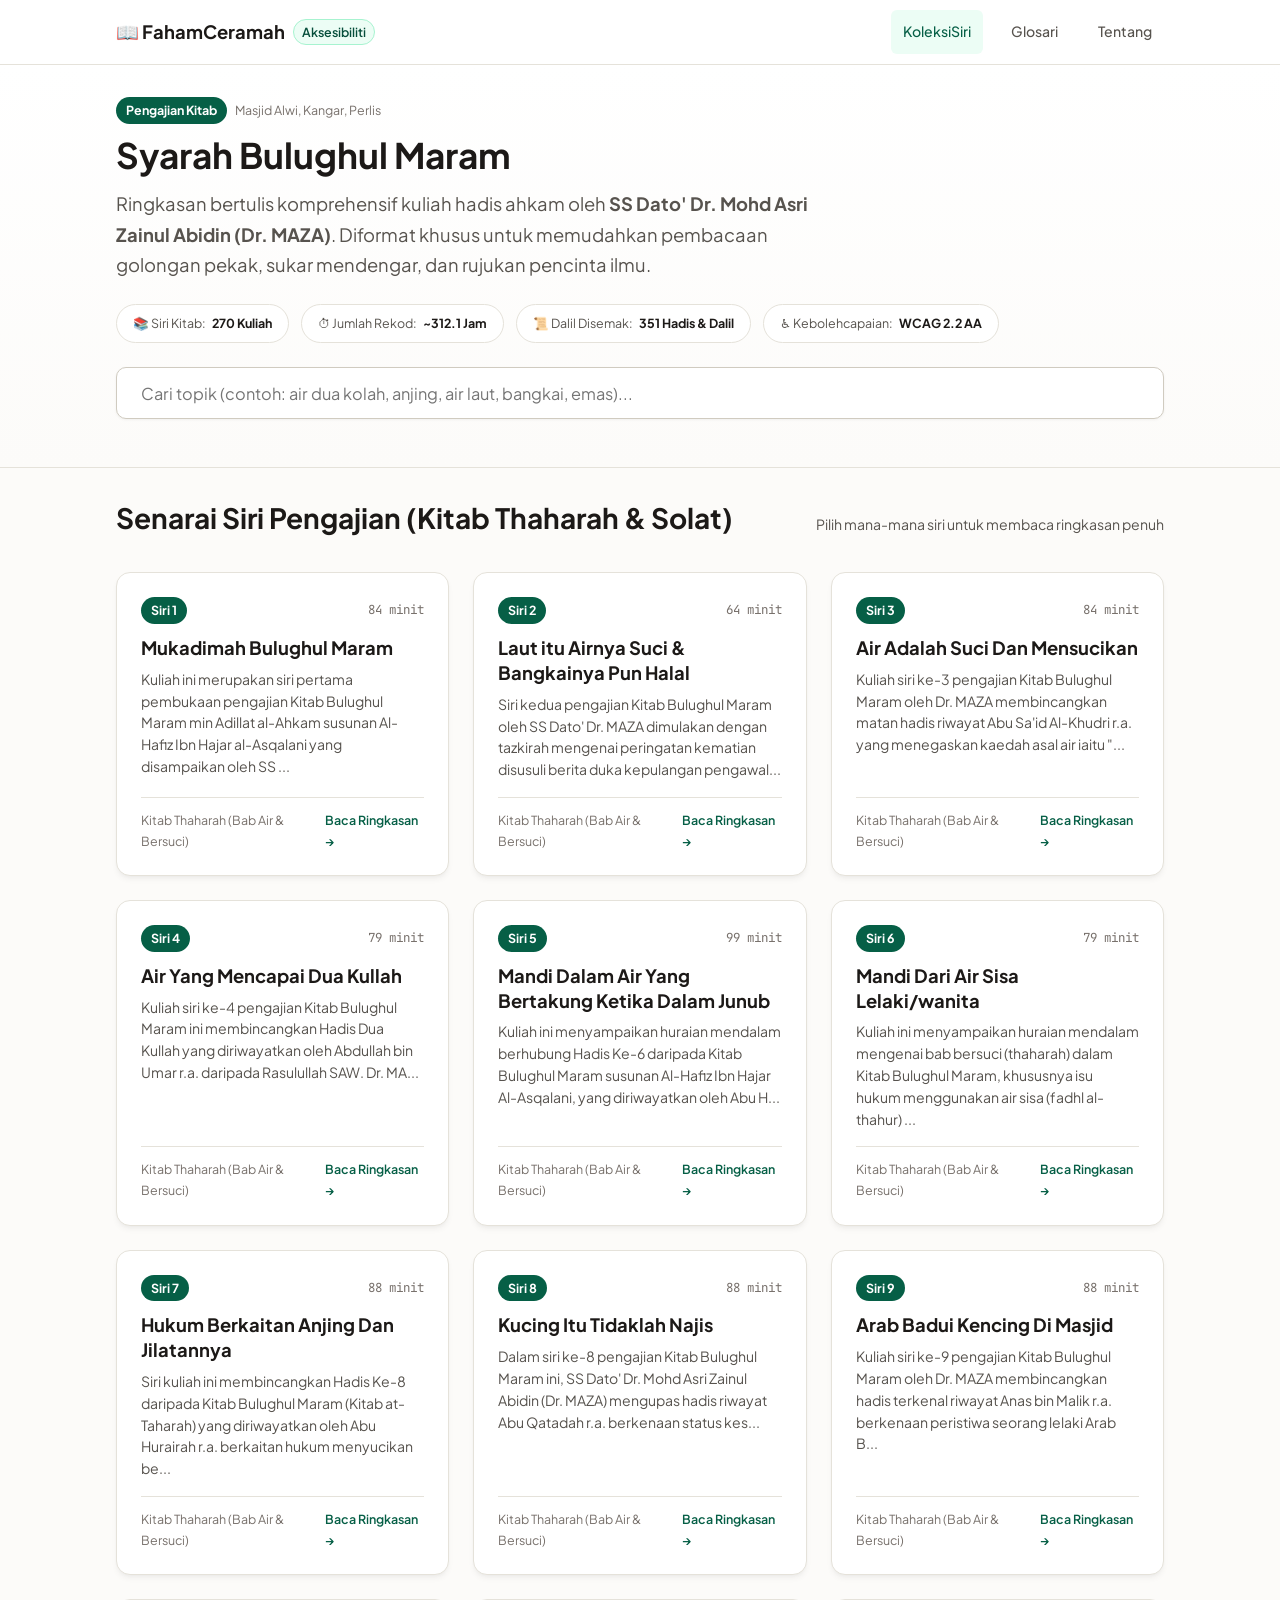
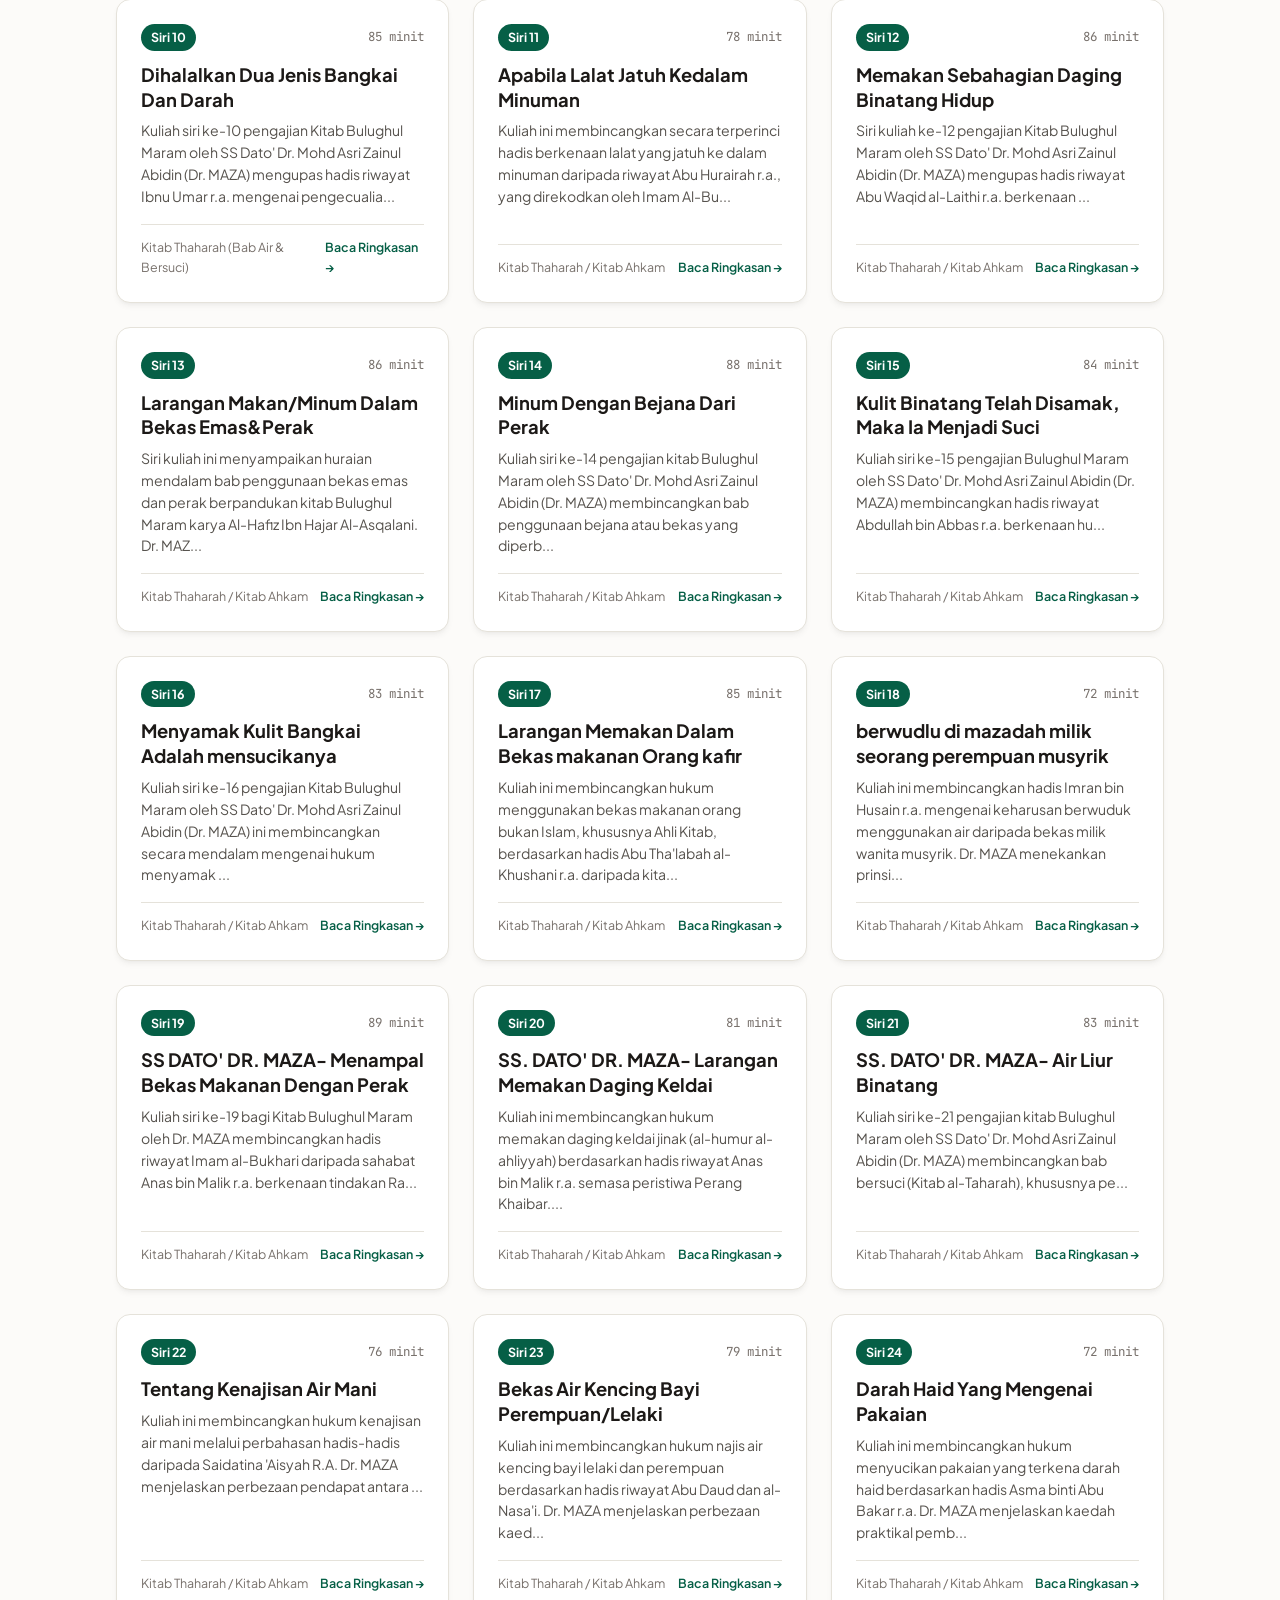
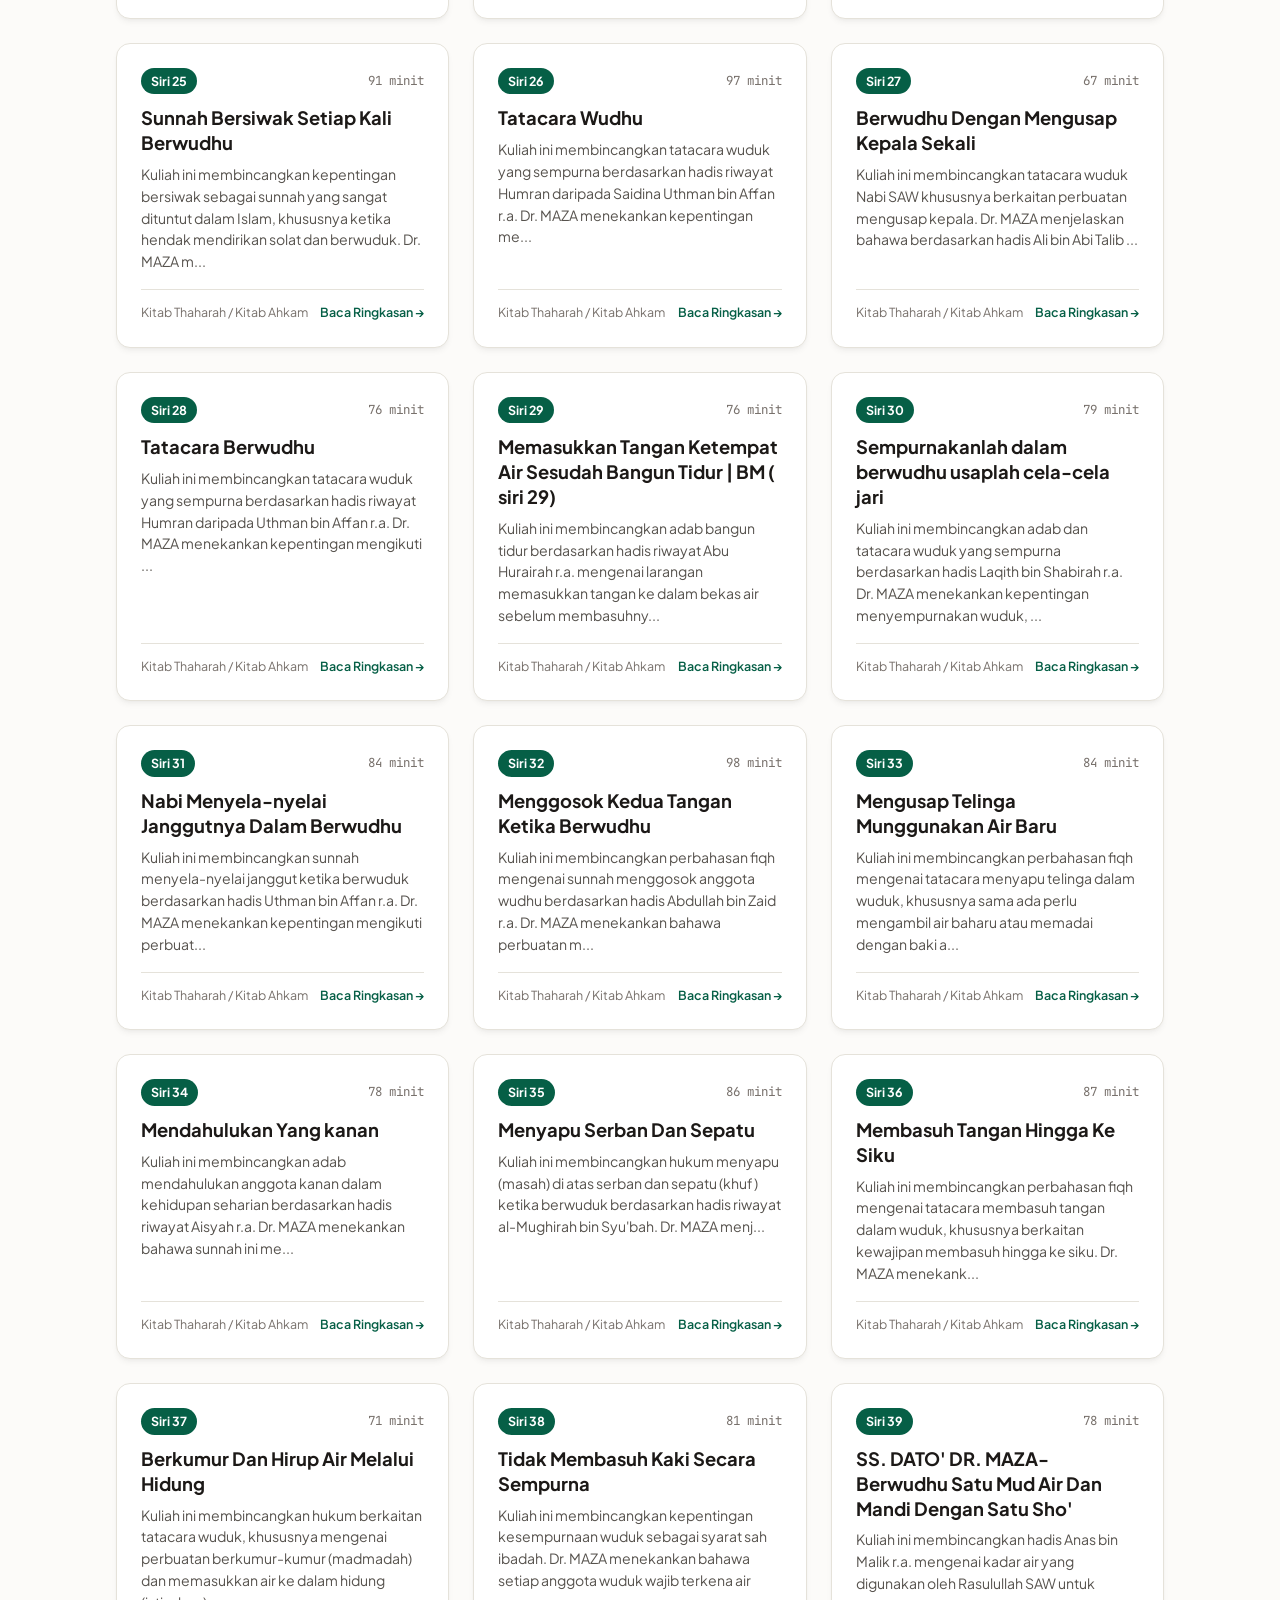
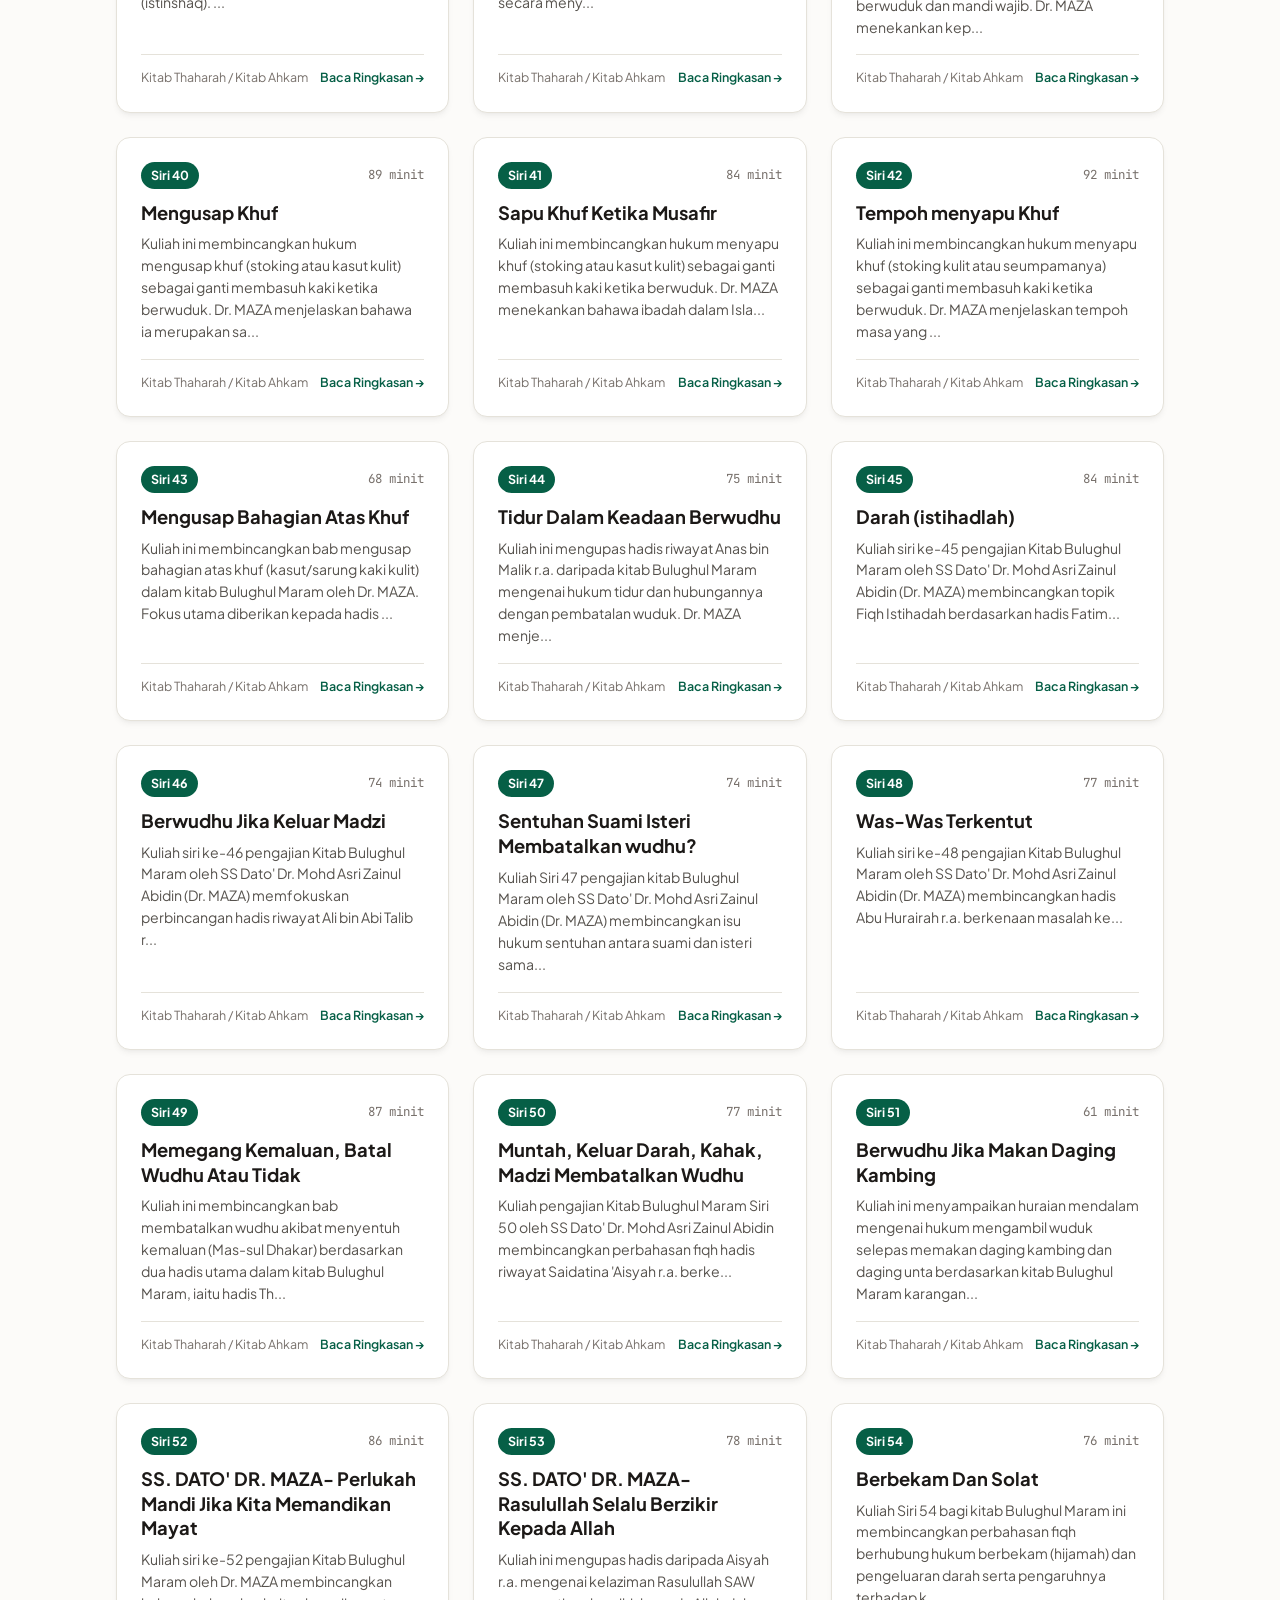
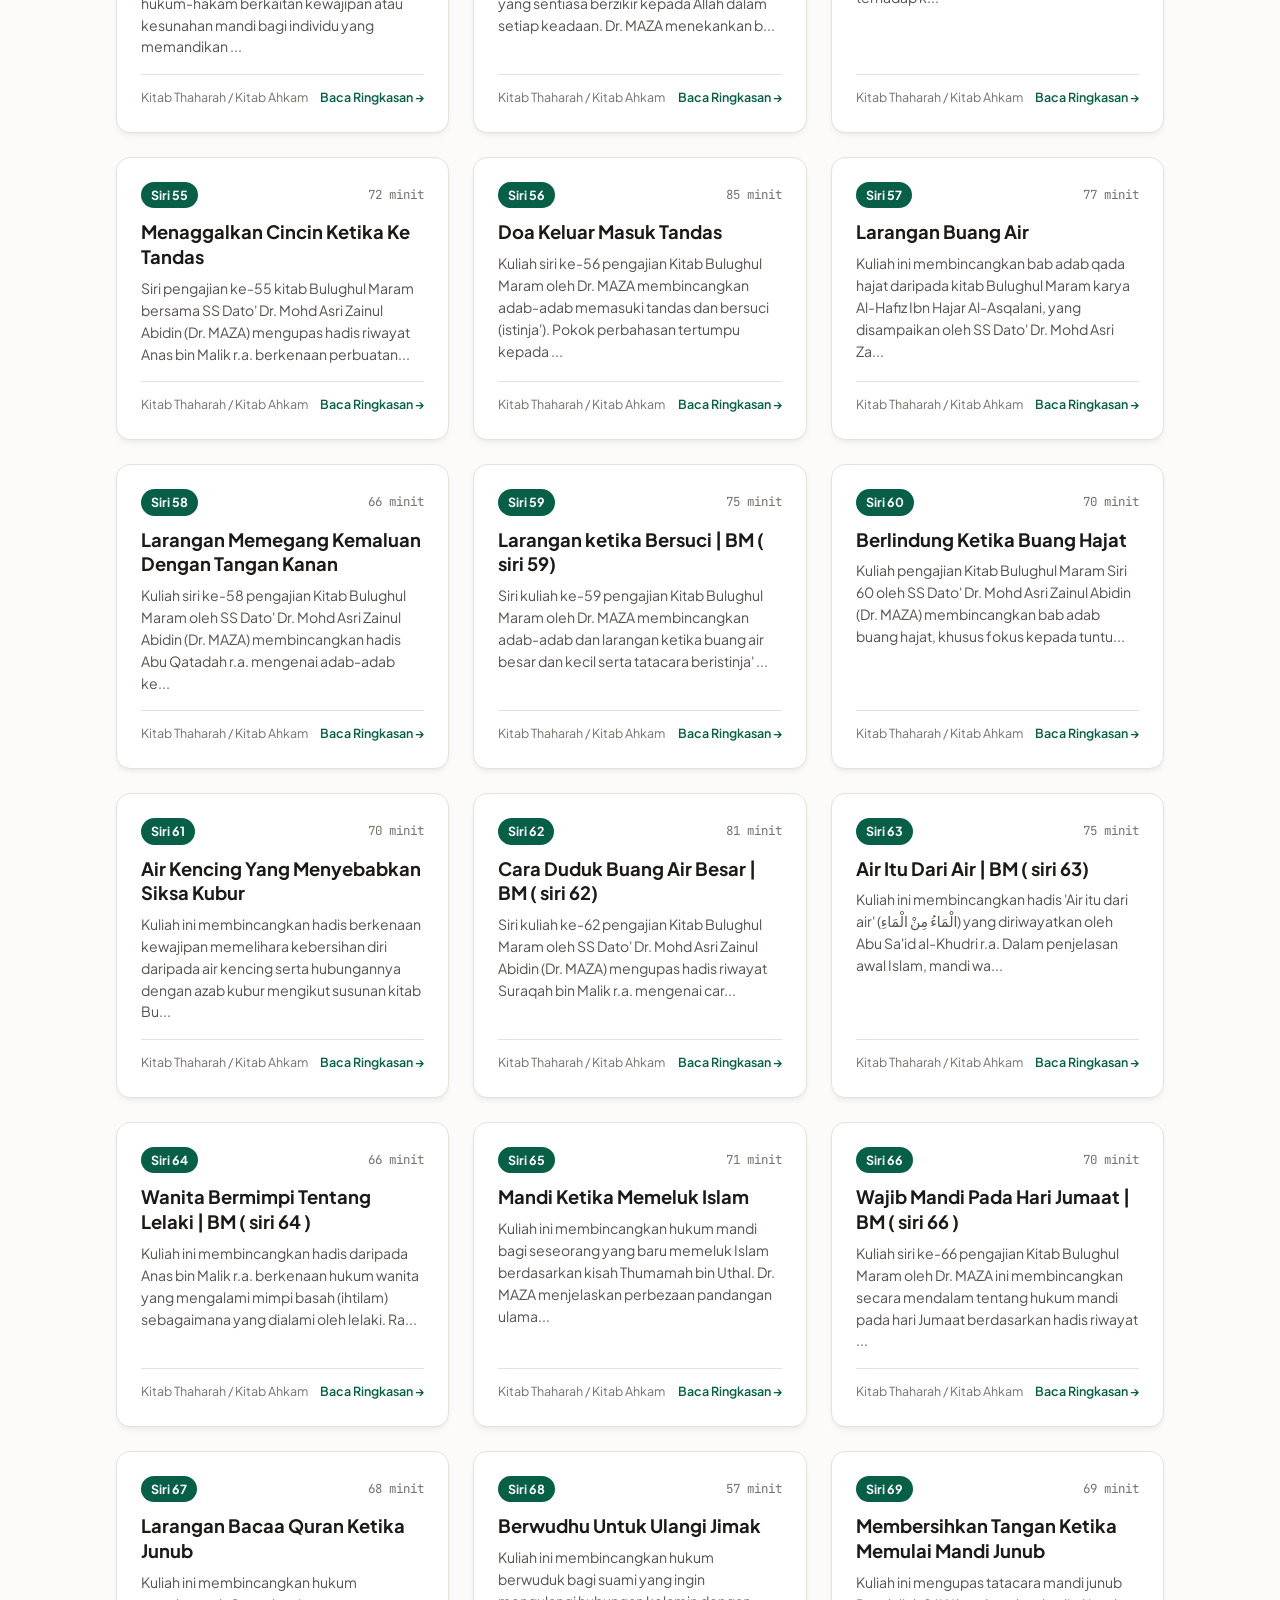
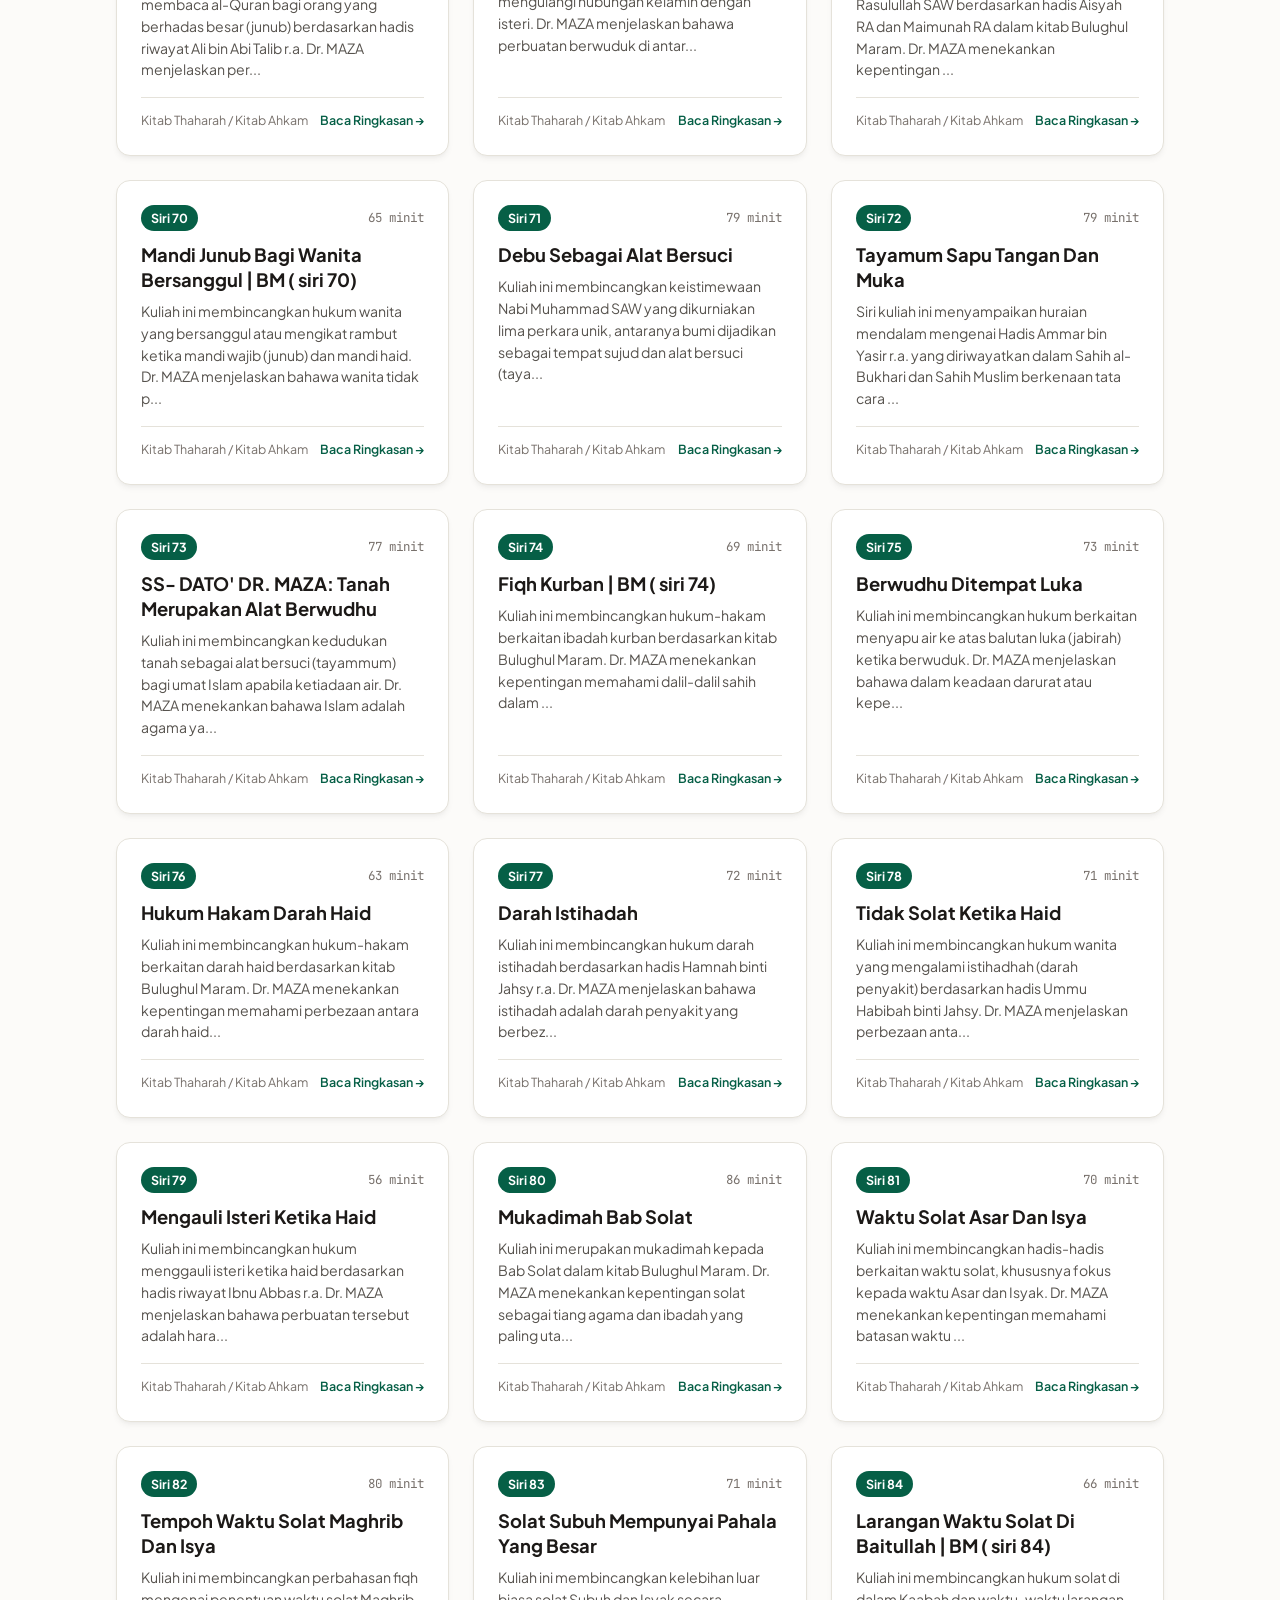
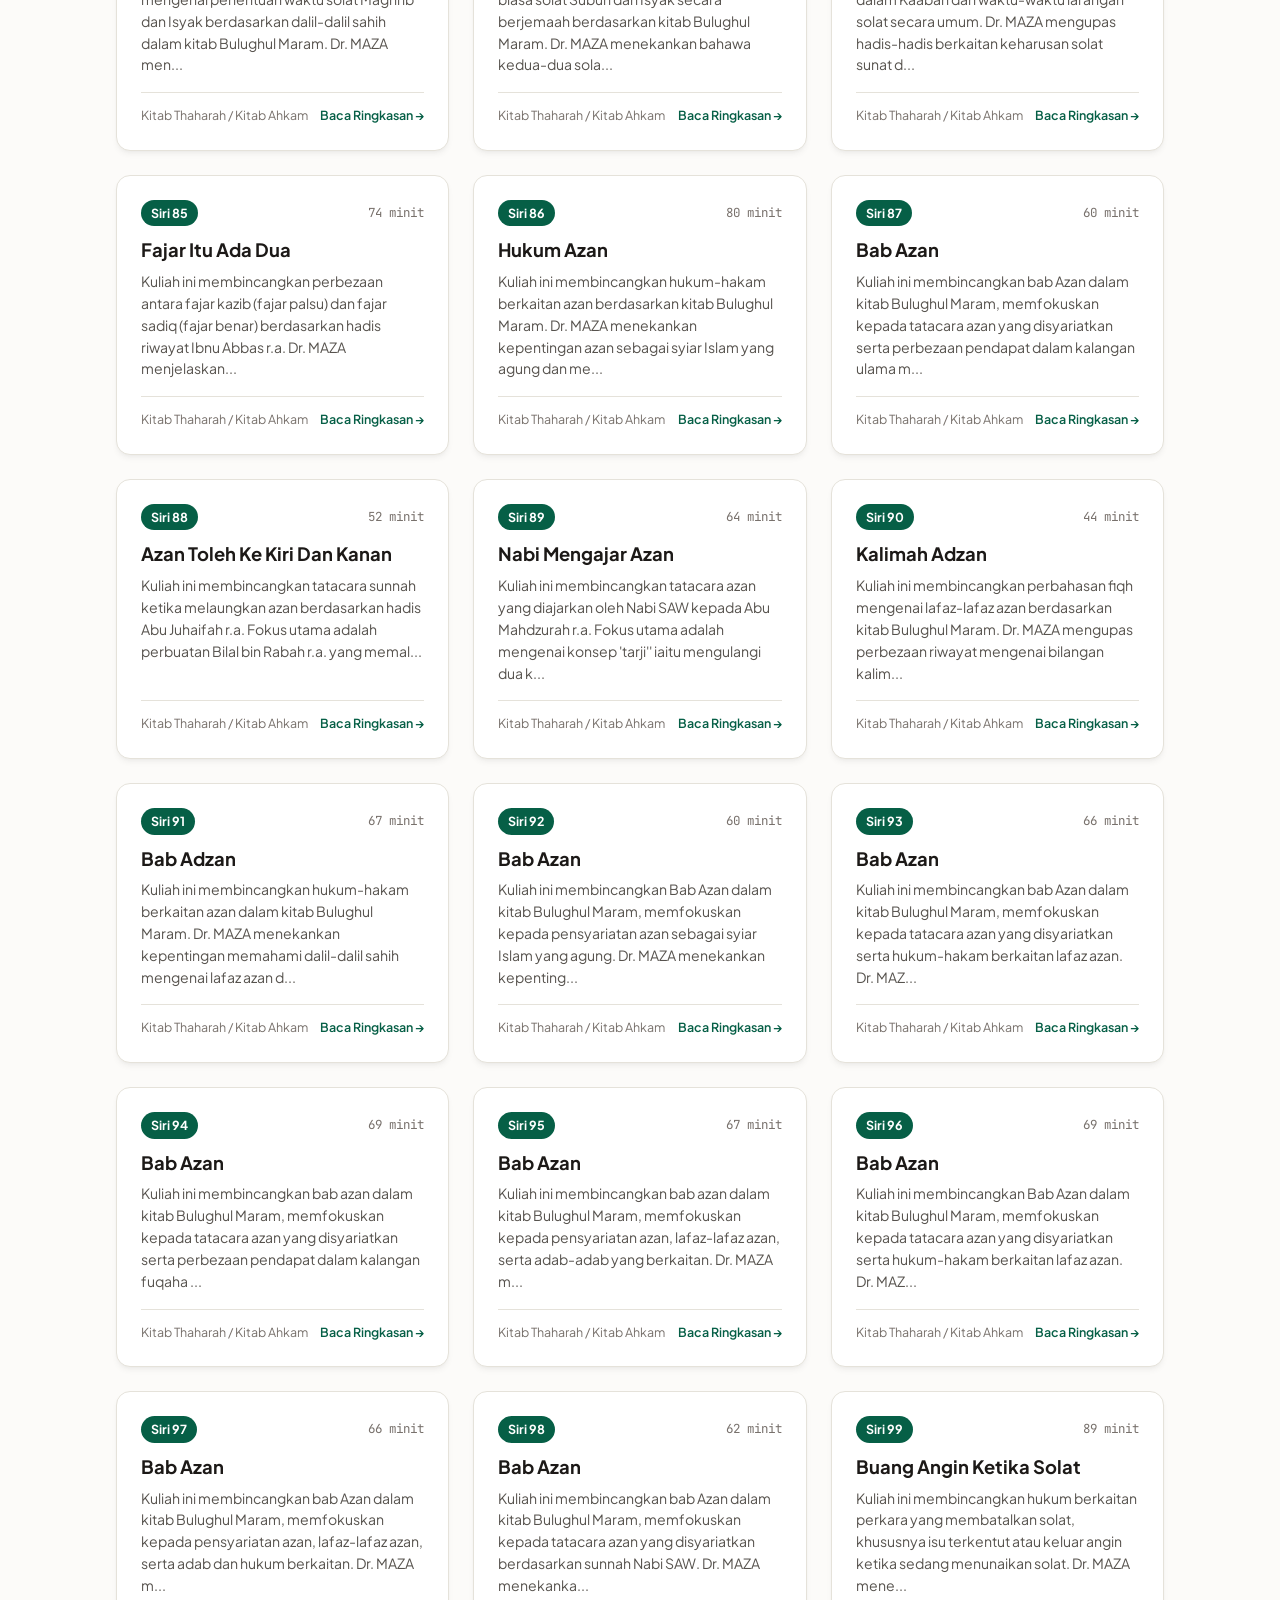
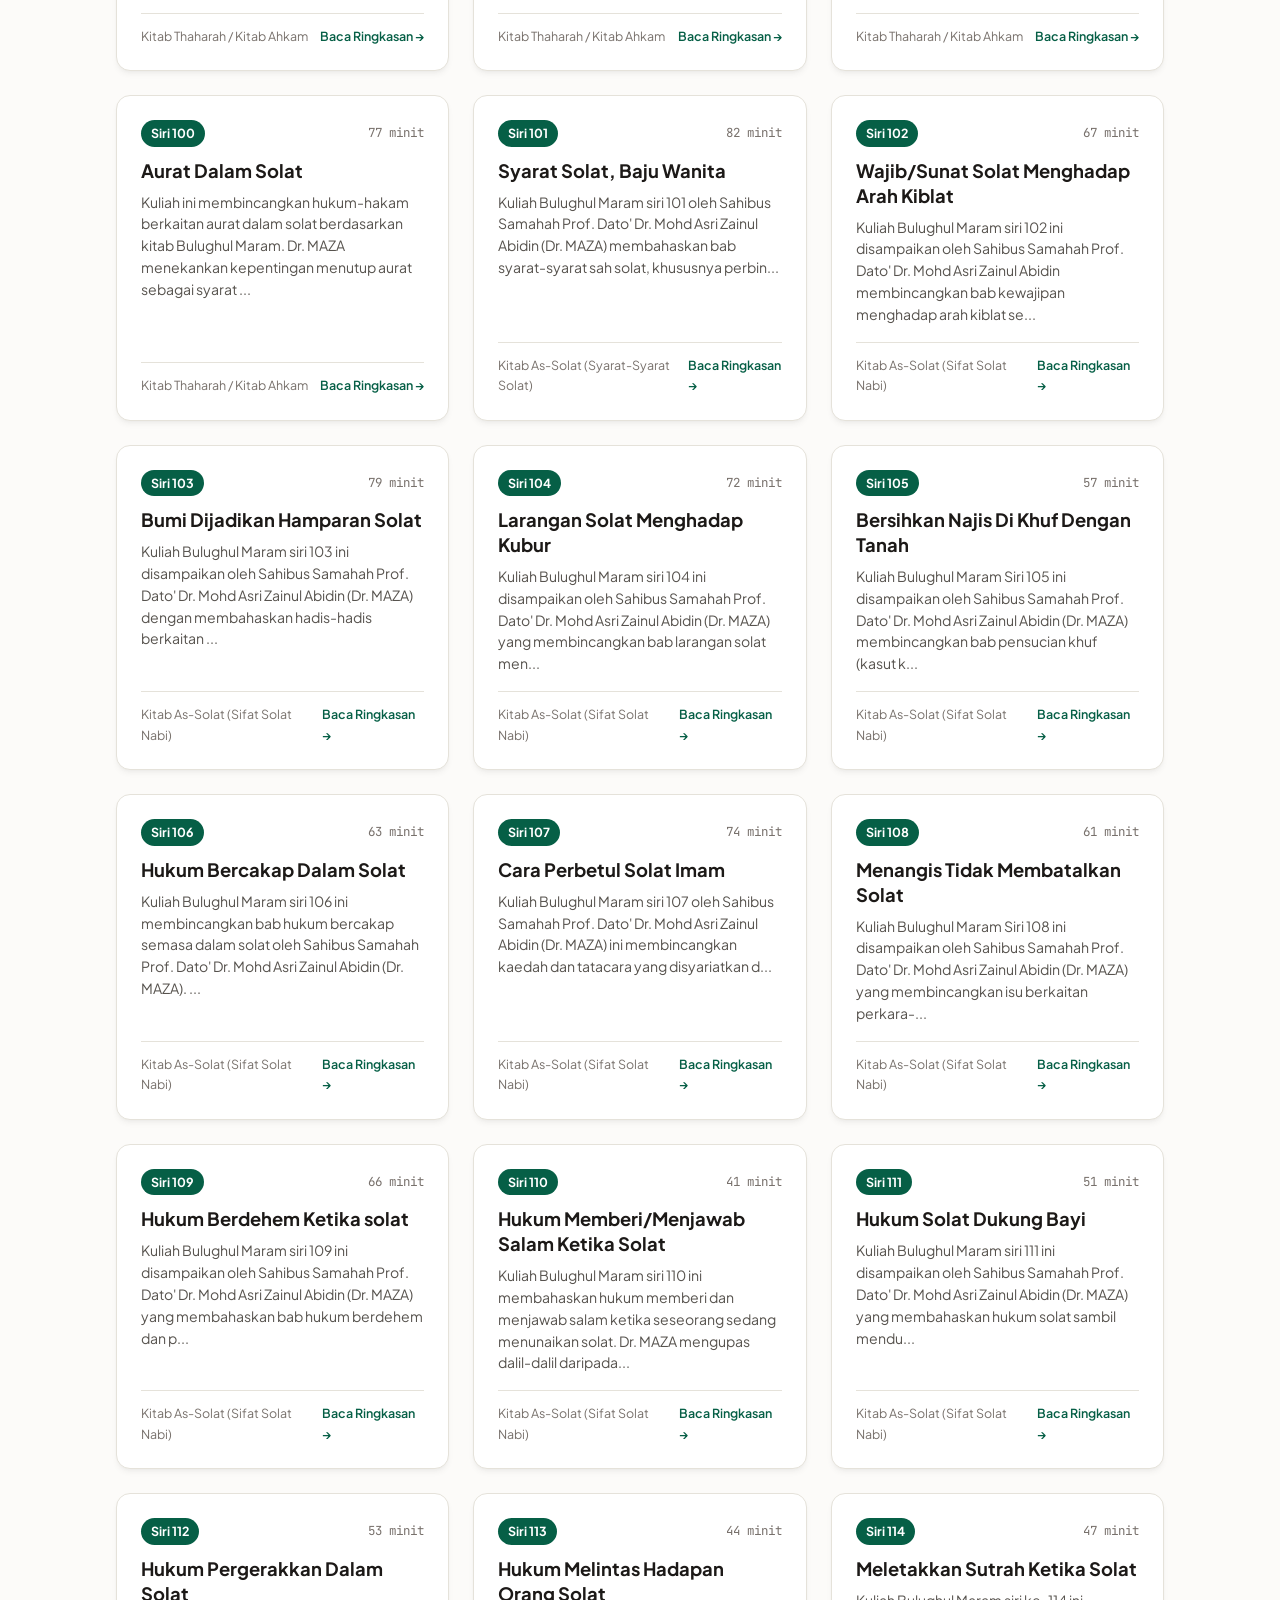
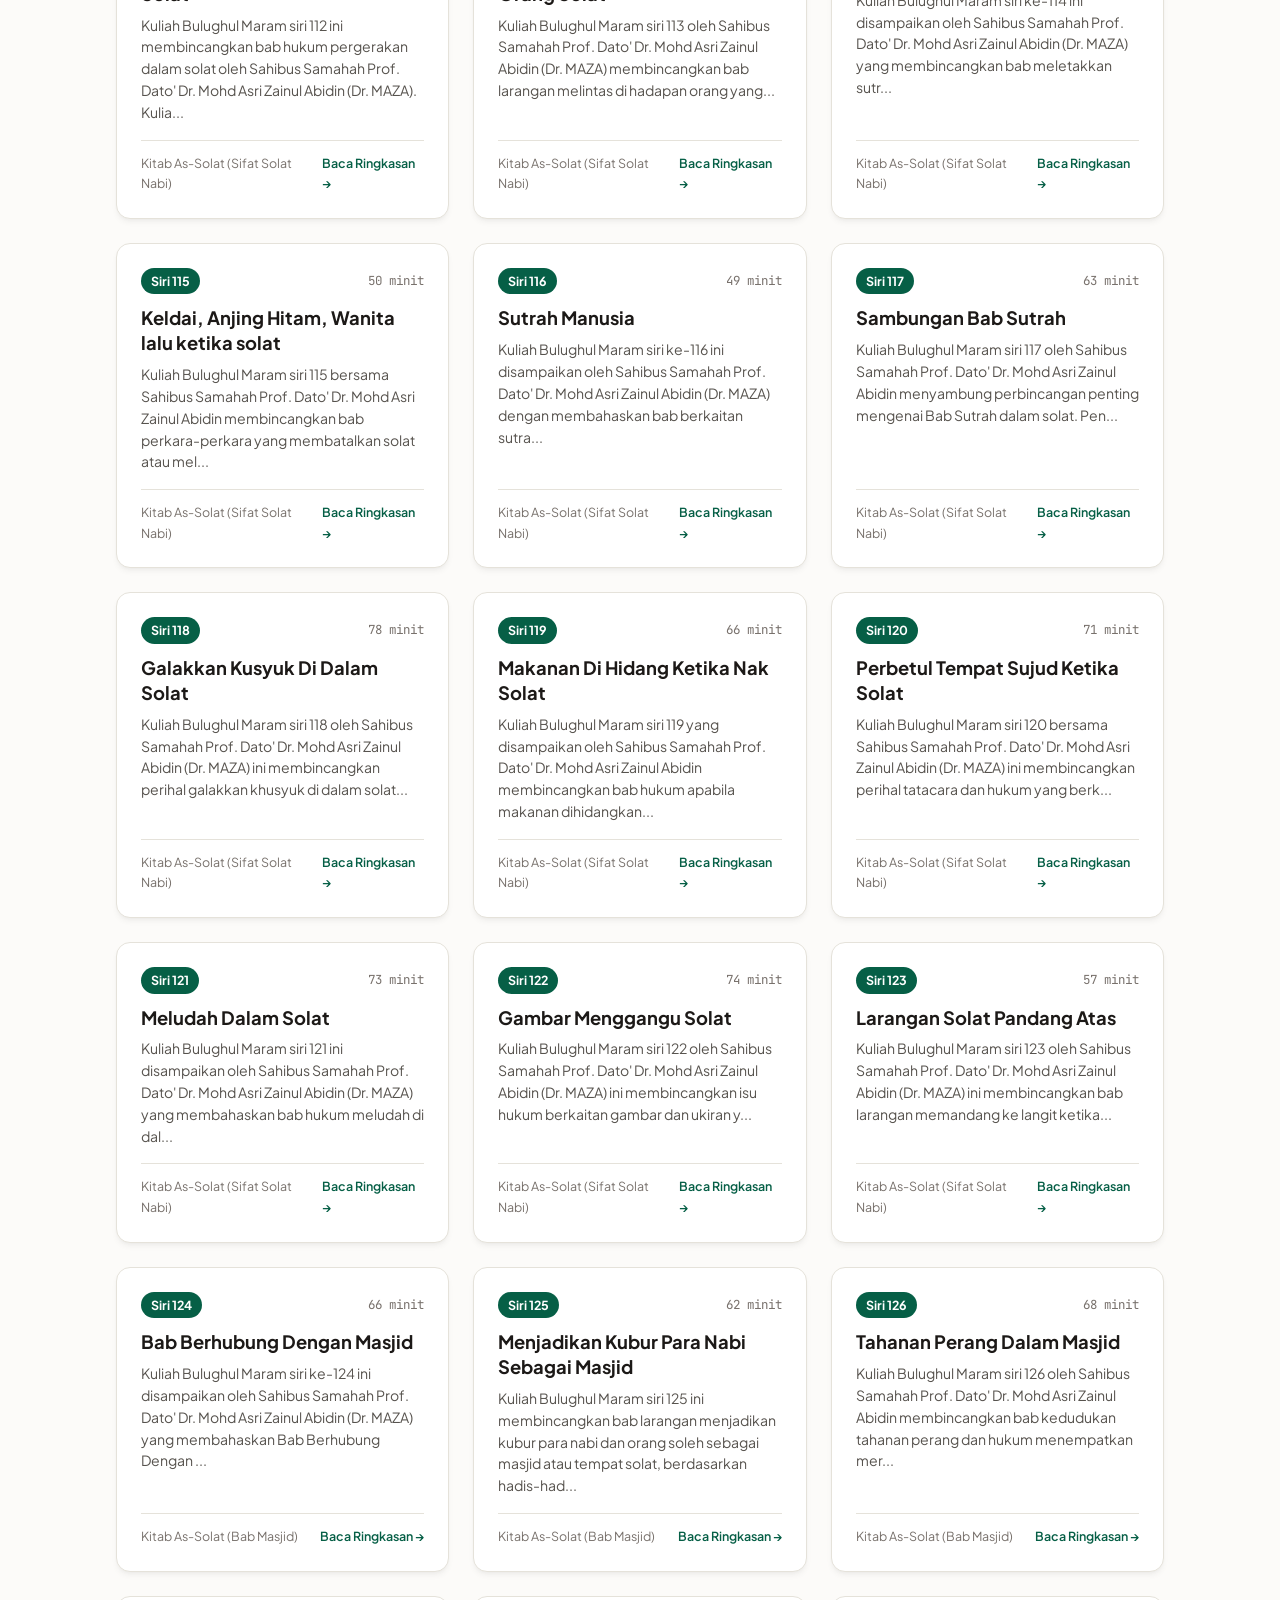
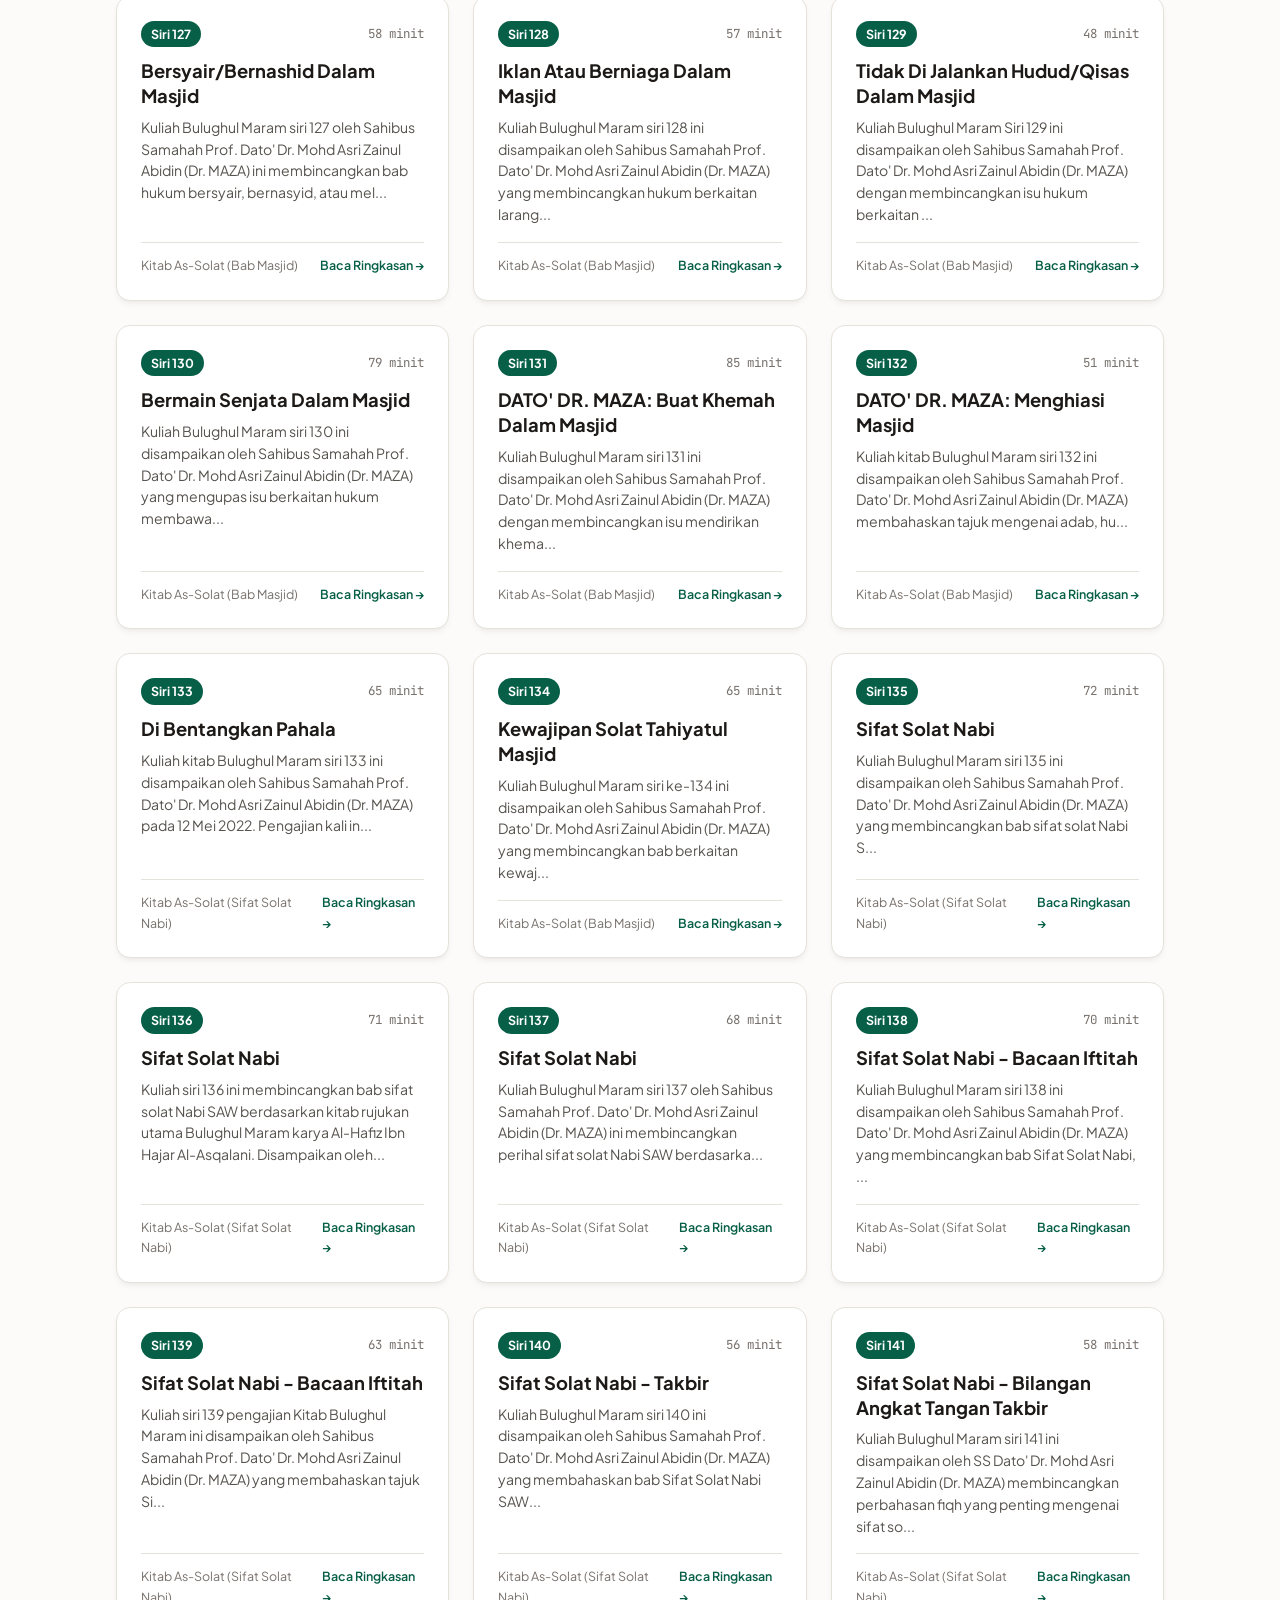
<file: index.html>
<!DOCTYPE html>
<html lang="ms">
<head>
  <meta charset="UTF-8">
  <meta name="viewport" content="width=device-width, initial-scale=1.0">
  <title>FahamCeramah — Perpustakaan Ilmu & Ringkasan Kuliah Hadis Dr. MAZA</title>
  <meta name="description" content="Ringkasan bertulis komprehensif kuliah pengajian agama Islam Bahasa Melayu. Mesra mudah alih dan boleh diakses untuk golongan pekak dan sukar mendengar.">
  <link rel="stylesheet" href="css/main.css">
  <link rel="stylesheet" href="css/accessibility.css">
  <link rel="stylesheet" href="css/responsive.css">
</head>
<body>
  <!-- Skip to Content for Keyboard and Screen Readers -->
  <a href="#main-content" class="skip-link">Langkau ke kandungan utama</a>

  <!-- Header -->
  <header class="site-header">
    <div class="container header-inner">
      <a href="index.html" class="brand-logo" aria-label="FahamCeramah Laman Utama">
        <span>📖 FahamCeramah</span>
        <span class="brand-badge">Aksesibiliti</span>
      </a>
      <nav class="header-nav" aria-label="Navigasi Utama">
        <a href="index.html" class="nav-link active"><span>Koleksi</span> Siri</a>
        <a href="#glosari" class="nav-link" onclick="alert('Glosari istilah terdapat di dalam setiap halaman ceramah khusus.'); return false;">Glosari</a>
        <a href="#tentang" class="nav-link" onclick="document.getElementById('tentang').scrollIntoView({behavior: 'smooth'}); return false;">Tentang</a>
      </nav>
    </div>
  </header>

  <!-- Hero Section -->
  <main id="main-content">
    <section class="hero-section">
      <div class="container">
        <div style="display: flex; gap: var(--space-xs); align-items: center; margin-bottom: var(--space-xs);">
          <span class="siri-badge">Pengajian Kitab</span>
          <span style="font-size: var(--font-xs); color: var(--text-soft);">Masjid Alwi, Kangar, Perlis</span>
        </div>
        <h1>Syarah Bulughul Maram</h1>
        <p class="hero-subtitle">
          Ringkasan bertulis komprehensif kuliah hadis ahkam oleh <strong>SS Dato' Dr. Mohd Asri Zainul Abidin (Dr. MAZA)</strong>.
          Diformat khusus untuk memudahkan pembacaan golongan pekak, sukar mendengar, dan rujukan pencinta ilmu.
        </p>

        <div class="stat-pills" aria-label="Statistik Kandungan">
          <div class="stat-pill">
            <span>📚 Siri Kitab:</span>
            <strong id="stat-total-videos">100 Kuliah</strong>
          </div>
          <div class="stat-pill">
            <span>⏱ Jumlah Rekod:</span>
            <strong id="stat-total-hours">~127 Jam</strong>
          </div>
          <div class="stat-pill">
            <span>📜 Dalil Disemak:</span>
            <strong id="stat-total-hadith">Hadis & Al-Quran</strong>
          </div>
          <div class="stat-pill">
            <span>♿ Kebolehcapaian:</span>
            <strong>WCAG 2.2 AA</strong>
          </div>
        </div>

        <!-- Search Bar -->
        <div class="search-wrapper" role="search">
          <label for="search-input" class="sr-only">Cari topik, dalil, atau hukum dalam ceramah</label>
          <input
            type="search"
            id="search-input"
            class="search-input"
            placeholder="Cari topik (contoh: air dua kolah, anjing, air laut, bangkai, emas)..."
            aria-label="Cari topik ceramah">
        </div>
      </div>
    </section>

    <!-- Video Grid Section -->
    <section class="container" style="padding-top: var(--space-xl);">
      <div style="display: flex; justify-content: space-between; align-items: center; margin-bottom: var(--space-sm); flex-wrap: wrap; gap: var(--space-xs);">
        <h2>Senarai Siri Pengajian (Kitab Thaharah & Solat)</h2>
        <span style="font-size: var(--font-sm); color: var(--text-muted);">Pilih mana-mana siri untuk membaca ringkasan penuh</span>
      </div>

      <div class="video-grid" id="video-grid">
        <!-- Rendered dynamically by app.js -->
      </div>
    </section>

    <!-- About Section -->
    <section class="container" id="tentang" style="padding: var(--space-2xl) var(--space-md); border-top: 1px solid var(--border-subtle); margin-top: var(--space-2xl);">
      <div class="content-box">
        <h2>Prinsip Projek FahamCeramah</h2>
        <p>
          Projek ini dibina sebagai wadah pemeliharaan ilmu agama dan instrumen kebolehcapaian (accessibility) bagi membolehkan masyarakat yang mengalami masalah pendengaran atau lebih gemar membaca untuk menelaah kuliah-kuliah agama Malaysia dengan tepat.
        </p>
        <p>
          <strong>Prinsip Integriti Ilmu:</strong> Aplikasi ini bukanlah penjana fatwa. Segala ringkasan, matan hadis, dan huraian fiqh diekstrak secara setia daripada penyampaian SS Dr. MAZA dan kitab himpunan hadis hukum Al-Hafiz Ibn Hajar Al-Asqalani tanpa sebarang rekaan atau tokok tambah dalil.
        </p>
      </div>
    </section>
  </main>

  <!-- Footer & Disclaimer Footnote -->
  <footer class="site-footer">
    <div class="container">
      <div style="display: flex; justify-content: space-between; align-items: flex-start; flex-wrap: wrap; gap: var(--space-md); padding-bottom: var(--space-md); border-bottom: 1px solid var(--border-subtle);">
        <div>
          <p style="margin: 0; font-weight: 700; color: var(--text-main); font-size: var(--font-md);">📖 FahamCeramah</p>
          <p style="margin: 4px 0 0 0; font-size: var(--font-xs); color: var(--text-muted);">Wadah Pengajian &amp; Ringkasan Kuliah Hadis Boleh Akses</p>
        </div>
        <div>
          <p style="margin: 0; font-size: var(--font-xs); color: var(--text-muted);">Inisiatif Aksesibiliti &amp; Perkongsian Ilmu Percuma</p>
        </div>
      </div>

      <!-- Footnote Disclaimer -->
      <div style="margin-top: var(--space-md); font-size: var(--font-xs); color: var(--text-muted); line-height: 1.6;">
        <p style="margin: 0 0 6px 0; font-weight: 600; color: var(--text-soft);">
          📌 <strong>Penafian &amp; Penghargaan:</strong>
        </p>
        <p style="margin: 0;">
          Semua rakaman video kuliah asal yang diringkaskan di laman ini adalah hasil usaha gigih dan komitmen berterusan pihak <strong>PROmediaTAJDID</strong>, <strong>Pejabat Mufti Negeri Perlis</strong>, dan seluruh barisan pasukan penerbitan yang bertungkus-lumus merakam serta menyiarkan kuliah pengajian ini secara istiqamah. FahamCeramah hanya menyediakan ringkasan bertulis, susunan dalil hadis, dan carian topik semata-mata untuk memudahkan rujukan serta memberi manfaat bersama kepada semua pencinta ilmu, khususnya golongan yang memerlukan bahan bacaan boleh akses (seperti rakan-rakan pekak dan sukar mendengar). Semoga Allah SWT membalas sebaik-baik ganjaran atas segala usaha pihak penerbit asal.
        </p>
      </div>
    </div>
  </footer>

  <script src="js/api.js"></script>
  <script src="js/app.js"></script>
</body>
</html>
</file>
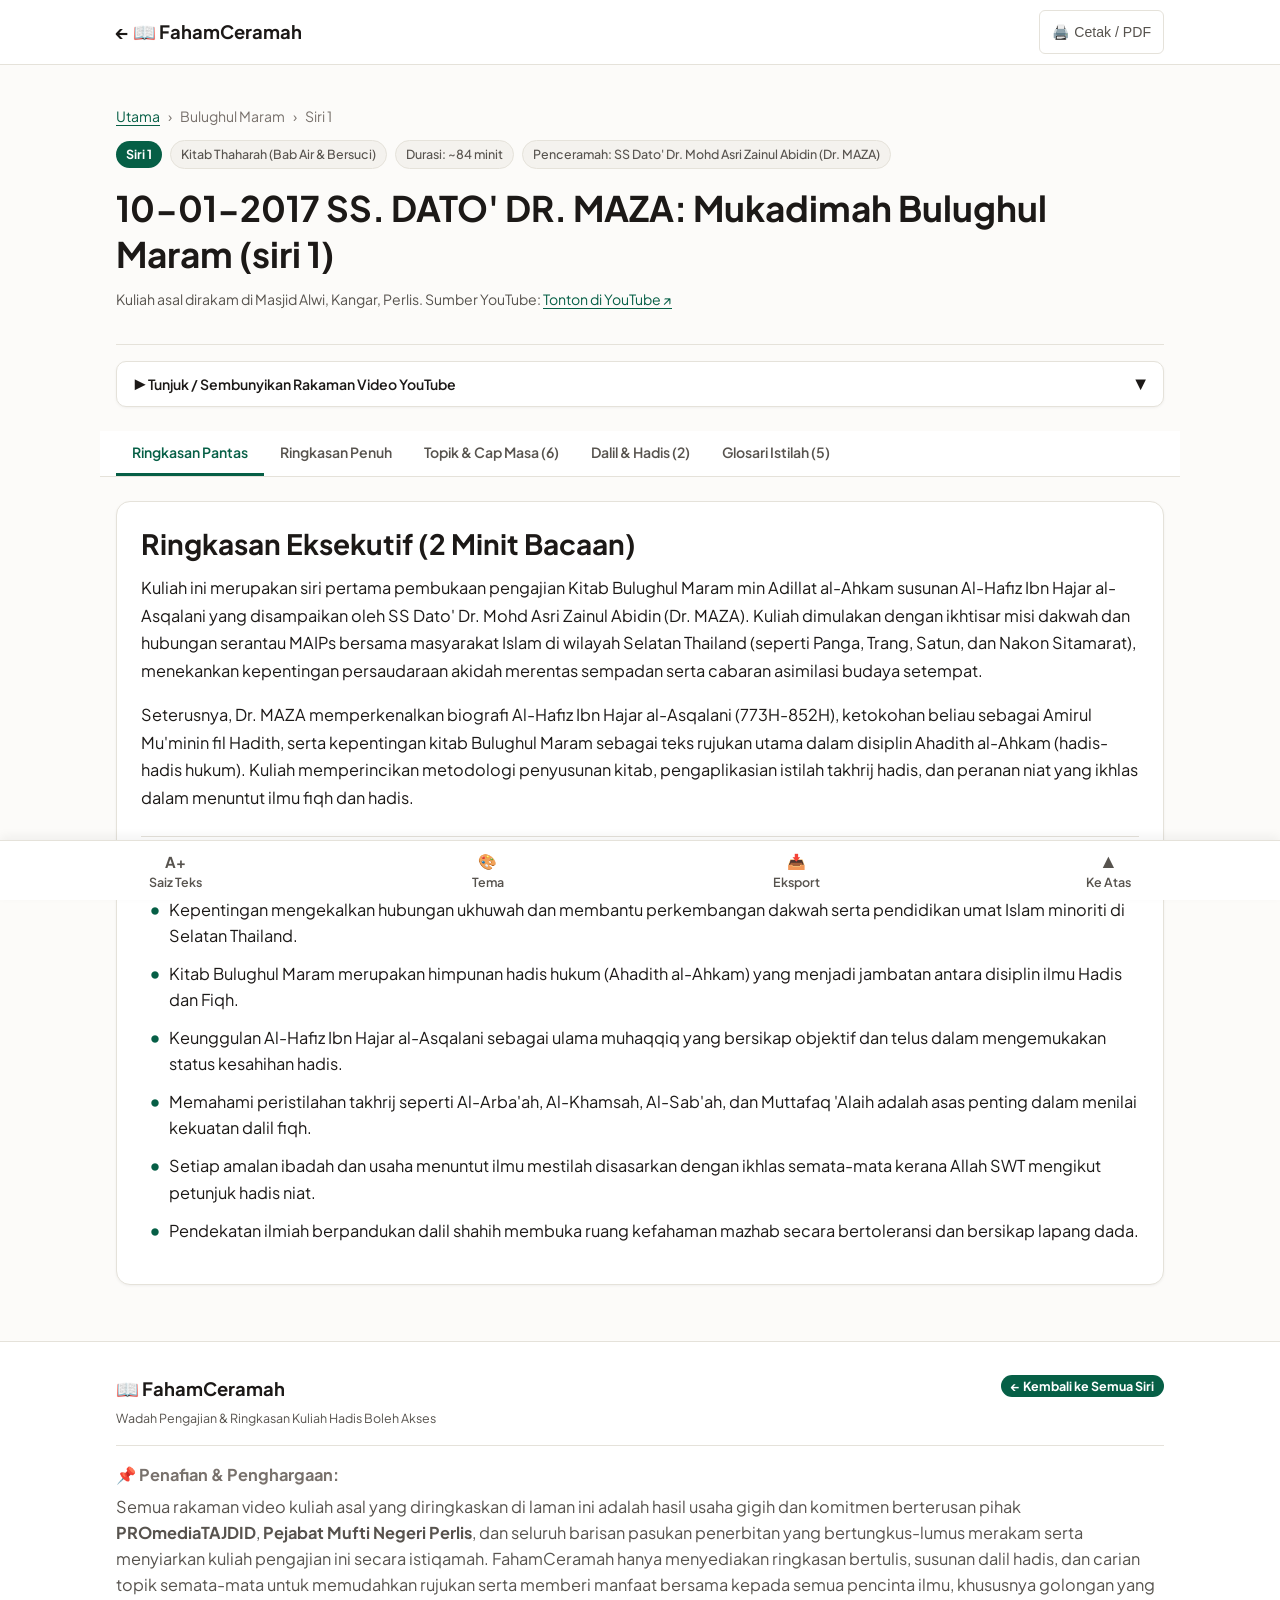
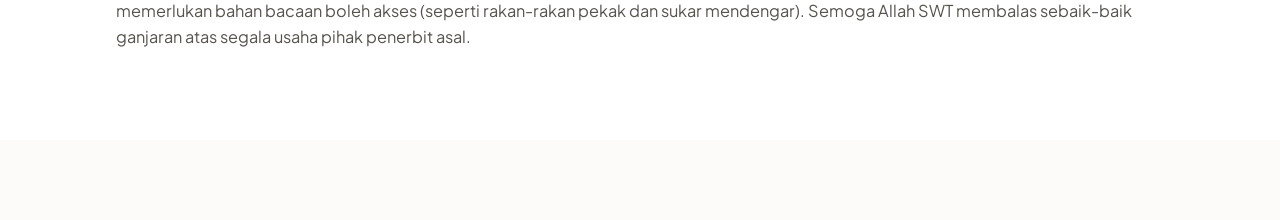
<file: ceramah.html>
<!DOCTYPE html>
<html lang="ms">
<head>
  <meta charset="UTF-8">
  <meta name="viewport" content="width=device-width, initial-scale=1.0">
  <title>Ringkasan Ceramah — FahamCeramah</title>
  <meta name="description" content="Halaman bacaan khusus ringkasan komprehensif kuliah pengajian Bulughul Maram oleh Dr. MAZA.">
  <link rel="stylesheet" href="css/main.css">
  <link rel="stylesheet" href="css/accessibility.css">
  <link rel="stylesheet" href="css/responsive.css">
</head>
<body class="reading-page-body">
  <!-- Skip to Content -->
  <a href="#ceramah-content" class="skip-link">Langkau terus ke teks bacaan ceramah</a>

  <!-- Header -->
  <header class="site-header">
    <div class="container header-inner">
      <a href="index.html" class="brand-logo" aria-label="Kembali ke Laman Utama FahamCeramah">
        <span>← 📖 FahamCeramah</span>
      </a>
      <div style="display: flex; align-items: center; gap: var(--space-xs);">
        <button type="button" class="nav-link" id="btn-print-top" onclick="window.print()" title="Cetak atau Simpan PDF" style="background: none; border: 1px solid var(--border-subtle); cursor: pointer;">
          🖨️ <span style="margin-left: 4px;">Cetak / PDF</span>
        </button>
      </div>
    </div>
  </header>

  <!-- Main Container -->
  <main class="container" id="main-content" style="padding-top: var(--space-md);">
    <!-- Loading State -->
    <div id="loading-state" style="padding: 60px 0; text-align: center; color: var(--text-muted);" role="status" aria-live="polite">
      <div style="display: inline-block; width: 40px; height: 40px; border: 3px solid var(--border-subtle); border-top-color: var(--accent-primary); border-radius: 50%; animation: spin 0.8s linear infinite;"></div>
      <p style="margin-top: var(--space-md); font-weight: 500;">Sedang memuatkan ringkasan kuliah...</p>
    </div>

    <!-- Error State -->
    <div id="error-state" style="display: none; padding: 60px 0; text-align: center; color: var(--text-muted);" role="alert">
      <h2>Ceramah tidak dijumpai</h2>
      <p>Sila pastikan pautan ID siri ceramah adalah betul.</p>
      <a href="index.html" class="siri-badge" style="display: inline-block; margin-top: var(--space-md); text-decoration: none;">Kembali ke Senarai Siri</a>
    </div>

    <!-- Dynamic Content Rendered by ceramah.js -->
    <article id="ceramah-content" style="display: none;"></article>
  </main>

  <!-- Footer & Disclaimer Footnote -->
  <footer class="site-footer" style="padding-bottom: 90px; margin-top: var(--space-xl);">
    <div class="container">
      <div style="display: flex; justify-content: space-between; align-items: flex-start; flex-wrap: wrap; gap: var(--space-md); padding-bottom: var(--space-md); border-bottom: 1px solid var(--border-subtle);">
        <div>
          <p style="margin: 0; font-weight: 700; color: var(--text-main); font-size: var(--font-md);">📖 FahamCeramah</p>
          <p style="margin: 4px 0 0 0; font-size: var(--font-xs); color: var(--text-muted);">Wadah Pengajian &amp; Ringkasan Kuliah Hadis Boleh Akses</p>
        </div>
        <div>
          <a href="index.html" class="siri-badge" style="text-decoration: none;">← Kembali ke Semua Siri</a>
        </div>
      </div>

      <!-- Footnote Disclaimer -->
      <div style="margin-top: var(--space-md); font-size: var(--font-xs); color: var(--text-muted); line-height: 1.6;">
        <p style="margin: 0 0 6px 0; font-weight: 600; color: var(--text-soft);">
          📌 <strong>Penafian &amp; Penghargaan:</strong>
        </p>
        <p style="margin: 0;">
          Semua rakaman video kuliah asal yang diringkaskan di laman ini adalah hasil usaha gigih dan komitmen berterusan pihak <strong>PROmediaTAJDID</strong>, <strong>Pejabat Mufti Negeri Perlis</strong>, dan seluruh barisan pasukan penerbitan yang bertungkus-lumus merakam serta menyiarkan kuliah pengajian ini secara istiqamah. FahamCeramah hanya menyediakan ringkasan bertulis, susunan dalil hadis, dan carian topik semata-mata untuk memudahkan rujukan serta memberi manfaat bersama kepada semua pencinta ilmu, khususnya golongan yang memerlukan bahan bacaan boleh akses (seperti rakan-rakan pekak dan sukar mendengar). Semoga Allah SWT membalas sebaik-baik ganjaran atas segala usaha pihak penerbit asal.
        </p>
      </div>
    </div>
  </footer>

  <!-- Sticky Bottom Reading Controls Bar (Ergonomic One-Handed Mobile Nav) -->
  <aside class="sticky-bottom-bar" aria-label="Kawalan Pembacaan Mesra Mudah Alih">
    <button type="button" class="bottom-control-btn" id="btn-font-scale" aria-label="Laras saiz tulisan (A- / A / A+)">
      <span style="font-size: 15px; font-weight: 700;">A+</span>
      <span>Saiz Teks</span>
    </button>

    <button type="button" class="bottom-control-btn" id="btn-theme-toggle" aria-label="Tukar tema bacaan (Terang, Sepia, Gelap)">
      <span style="font-size: 15px;">🎨</span>
      <span>Tema</span>
    </button>

    <button type="button" class="bottom-control-btn" id="btn-export-md" aria-label="Eksport sebagai fail Markdown">
      <span style="font-size: 15px;">📥</span>
      <span>Eksport</span>
    </button>

    <button type="button" class="bottom-control-btn" onclick="window.scrollTo({top: 0, behavior: 'smooth'})" aria-label="Kembali ke atas halaman">
      <span style="font-size: 15px;">▲</span>
      <span>Ke Atas</span>
    </button>
  </aside>

  <style>
    @keyframes spin {
      to { transform: rotate(360deg); }
    }
  </style>

  <script src="js/api.js"></script>
  <script src="js/ceramah.js"></script>
</body>
</html>
</file>
<file: css/main.css>
/* FahamCeramah - Main Design Tokens & Base Styles */
@import url('https://fonts.googleapis.com/css2?family=Amiri:ital,wght@0,400;0,700;1,400&family=Plus+Jakarta+Sans:wght@400;500;600;700&family=JetBrains+Mono:wght@400;500&display=swap');

:root {
  /* Color Palette - Content-First, High Contrast */
  --bg-primary: #fcfbf9;
  --bg-surface: #ffffff;
  --bg-muted: #f4f2ee;
  --bg-card: #ffffff;
  --border-subtle: #e5e2da;
  --border-strong: #d0cbc0;

  --text-main: #1c1917;
  --text-muted: #57534e;
  --text-soft: #78716c;

  /* Brand Accents - Islamic Heritage Sage & Emerald */
  --accent-primary: #065f46;
  --accent-hover: #047857;
  --accent-light: #ecfdf5;
  --accent-border: #a7f3d0;
  --accent-text: #064e3b;

  /* Status Colors */
  --badge-verified-bg: #ecfdf5;
  --badge-verified-text: #065f46;
  --badge-verified-border: #6ee7b7;

  /* Typography Scales */
  --font-sans: 'Plus Jakarta Sans', system-ui, -apple-system, sans-serif;
  --font-arabic: 'Amiri', 'Traditional Arabic', serif;
  --font-mono: 'JetBrains Mono', monospace;

  /* Fluid Font Sizes */
  --text-scale: 1; /* Dynamic adjuster (0.9, 1.0, 1.15, 1.3) */
  --font-xs: calc(0.78rem * var(--text-scale));
  --font-sm: calc(0.88rem * var(--text-scale));
  --font-base: calc(1.02rem * var(--text-scale));
  --font-md: calc(1.15rem * var(--text-scale));
  --font-lg: calc(1.35rem * var(--text-scale));
  --font-xl: calc(1.75rem * var(--text-scale));
  --font-2xl: calc(2.2rem * var(--text-scale));

  /* Spacing Scale */
  --space-2xs: 4px;
  --space-xs: 8px;
  --space-sm: 12px;
  --space-md: 16px;
  --space-lg: 24px;
  --space-xl: 32px;
  --space-2xl: 48px;

  /* Radii */
  --radius-sm: 6px;
  --radius-md: 10px;
  --radius-lg: 14px;
  --radius-full: 9999px;

  /* Elevation */
  --shadow-subtle: 0 1px 3px rgba(0, 0, 0, 0.05);
  --shadow-card: 0 4px 6px -1px rgba(0, 0, 0, 0.05), 0 2px 4px -2px rgba(0, 0, 0, 0.04);
  --shadow-floating: 0 10px 15px -3px rgba(0, 0, 0, 0.08);

  /* Touch minimum size */
  --touch-target: 44px;
}

/* Base Document Setup */
*, *::before, *::after {
  box-sizing: border-box;
  margin: 0;
  padding: 0;
}

html {
  font-family: var(--font-sans);
  background-color: var(--bg-primary);
  color: var(--text-main);
  line-height: 1.65;
  -webkit-text-size-adjust: 100%;
  scroll-behavior: smooth;
}

body {
  min-height: 100dvh;
  display: flex;
  flex-direction: column;
  overflow-x: hidden;
}

/* Accessible Container */
.container {
  width: 100%;
  max-width: 1080px;
  margin-left: auto;
  margin-right: auto;
  padding-left: var(--space-md);
  padding-right: var(--space-md);
}

/* Typography Defaults */
h1, h2, h3, h4 {
  color: var(--text-main);
  line-height: 1.3;
  font-weight: 700;
}

h1 { font-size: var(--font-2xl); margin-bottom: var(--space-sm); }
h2 { font-size: var(--font-xl); margin-bottom: var(--space-sm); }
h3 { font-size: var(--font-lg); margin-bottom: var(--space-xs); }
h4 { font-size: var(--font-md); }

p {
  margin-bottom: var(--space-md);
  font-size: var(--font-base);
}

a {
  color: var(--accent-primary);
  text-decoration: underline;
  text-underline-offset: 3px;
  transition: color 0.15s ease;
}

a:hover {
  color: var(--accent-hover);
}

/* Arabic Text Typography */
.arabic-text {
  font-family: var(--font-arabic);
  font-size: calc(1.5rem * var(--text-scale));
  line-height: 2.1;
  direction: rtl;
  text-align: right;
  color: var(--text-main);
  padding: var(--space-md) var(--space-lg);
  background-color: var(--bg-muted);
  border-right: 4px solid var(--accent-primary);
  border-radius: var(--radius-sm);
  margin: var(--space-md) 0;
}

/* Header & Navigation */
.site-header {
  background-color: var(--bg-surface);
  border-bottom: 1px solid var(--border-subtle);
  position: sticky;
  top: 0;
  z-index: 40;
}

.header-inner {
  display: flex;
  align-items: center;
  justify-content: space-between;
  height: 64px;
}

.brand-logo {
  display: flex;
  align-items: center;
  gap: var(--space-xs);
  text-decoration: none;
  color: var(--text-main);
  font-weight: 700;
  font-size: var(--font-md);
}

.brand-badge {
  background-color: var(--accent-light);
  color: var(--accent-text);
  border: 1px solid var(--accent-border);
  font-size: var(--font-xs);
  font-weight: 600;
  padding: 2px 8px;
  border-radius: var(--radius-full);
}

.header-nav {
  display: flex;
  align-items: center;
  gap: var(--space-md);
}

.nav-link {
  text-decoration: none;
  color: var(--text-muted);
  font-size: var(--font-sm);
  font-weight: 500;
  padding: var(--space-xs) var(--space-sm);
  border-radius: var(--radius-sm);
  min-height: var(--touch-target);
  display: inline-flex;
  align-items: center;
}

.nav-link:hover, .nav-link.active {
  color: var(--accent-primary);
  background-color: var(--accent-light);
}

/* Hero Section */
.hero-section {
  padding: var(--space-xl) 0 var(--space-lg);
  background: linear-gradient(180deg, var(--bg-surface) 0%, var(--bg-primary) 100%);
  border-bottom: 1px solid var(--border-subtle);
}

.hero-subtitle {
  color: var(--text-muted);
  font-size: var(--font-md);
  max-width: 720px;
  margin-bottom: var(--space-lg);
}

.stat-pills {
  display: flex;
  flex-wrap: wrap;
  gap: var(--space-sm);
}

.stat-pill {
  background-color: var(--bg-surface);
  border: 1px solid var(--border-subtle);
  padding: var(--space-xs) var(--space-md);
  border-radius: var(--radius-full);
  font-size: var(--font-xs);
  color: var(--text-muted);
  display: flex;
  align-items: center;
  gap: 6px;
}

.stat-pill strong {
  color: var(--text-main);
}

/* Search Bar */
.search-wrapper {
  position: relative;
  margin: var(--space-lg) 0;
}

.search-input {
  width: 100%;
  height: 52px;
  padding: 0 var(--space-lg);
  font-size: var(--font-base);
  font-family: inherit;
  color: var(--text-main);
  background-color: var(--bg-surface);
  border: 1.5px solid var(--border-strong);
  border-radius: var(--radius-md);
  box-shadow: var(--shadow-subtle);
  transition: border-color 0.15s ease, box-shadow 0.15s ease;
}

.search-input:focus {
  outline: none;
  border-color: var(--accent-primary);
  box-shadow: 0 0 0 3px rgba(6, 95, 70, 0.15);
}

/* Video Grid Layout */
.video-grid {
  display: grid;
  grid-template-columns: repeat(auto-fill, minmax(320px, 1fr));
  gap: var(--space-lg);
  margin: var(--space-lg) 0 var(--space-2xl);
}

/* Card Styling */
.ceramah-card {
  background-color: var(--bg-card);
  border: 1px solid var(--border-subtle);
  border-radius: var(--radius-lg);
  padding: var(--space-lg);
  box-shadow: var(--shadow-card);
  display: flex;
  flex-direction: column;
  transition: transform 0.15s ease, box-shadow 0.15s ease;
  text-decoration: none;
  color: inherit;
}

.ceramah-card:hover {
  transform: translateY(-2px);
  box-shadow: var(--shadow-floating);
  border-color: var(--accent-border);
}

.card-badge-row {
  display: flex;
  align-items: center;
  justify-content: space-between;
  margin-bottom: var(--space-sm);
}

.siri-badge {
  background-color: var(--accent-primary);
  color: #ffffff;
  font-size: var(--font-xs);
  font-weight: 700;
  padding: 3px 10px;
  border-radius: var(--radius-full);
}

.duration-tag {
  font-size: var(--font-xs);
  color: var(--text-soft);
  font-family: var(--font-mono);
}

.card-title {
  font-size: var(--font-md);
  margin-bottom: var(--space-xs);
  line-height: 1.35;
}

.card-excerpt {
  font-size: var(--font-sm);
  color: var(--text-muted);
  line-height: 1.55;
  margin-bottom: var(--space-md);
  flex-grow: 1;
}

.card-footer {
  display: flex;
  align-items: center;
  justify-content: space-between;
  padding-top: var(--space-sm);
  border-top: 1px solid var(--border-subtle);
  font-size: var(--font-xs);
  color: var(--text-soft);
}

.card-action-btn {
  font-weight: 600;
  color: var(--accent-primary);
}

/* Footer */
.site-footer {
  background-color: var(--bg-surface);
  border-top: 1px solid var(--border-subtle);
  padding: var(--space-xl) 0;
  margin-top: auto;
  font-size: var(--font-sm);
  color: var(--text-muted);
}
</file>
<file: css/accessibility.css>
/* FahamCeramah - Accessibility, Themes & Contrast Stylesheet (WCAG 2.2 AA) */

/* Screen Reader Only Utility */
.sr-only {
  position: absolute;
  width: 1px;
  height: 1px;
  padding: 0;
  margin: -1px;
  overflow: hidden;
  clip: rect(0, 0, 0, 0);
  white-space: nowrap;
  border-width: 0;
}

/* Skip to Content Link */
.skip-link {
  position: absolute;
  top: -60px;
  left: var(--space-md);
  background-color: var(--accent-primary);
  color: #ffffff;
  padding: var(--space-xs) var(--space-md);
  font-weight: 700;
  border-radius: var(--radius-sm);
  z-index: 100;
  text-decoration: none;
  transition: top 0.2s ease;
}

.skip-link:focus {
  top: var(--space-sm);
  outline: 3px solid #ffffff;
  outline-offset: 2px;
}

/* Visible Focus Indicator (WCAG 2.4.7 & 1.4.11) */
:focus-visible {
  outline: 3px solid var(--accent-primary) !important;
  outline-offset: 2px !important;
}

/* ----------------------------------------------------
   THEME 1: SEPIA (Warm Reading Mode)
   ---------------------------------------------------- */
[data-theme="sepia"] {
  --bg-primary: #f6f1e8;
  --bg-surface: #ede6d9;
  --bg-muted: #e4dcce;
  --bg-card: #f9f6f0;
  --border-subtle: #d8cebe;
  --border-strong: #c2b5a1;

  --text-main: #342821;
  --text-muted: #5e4c41;
  --text-soft: #7a6659;

  --accent-primary: #854d0e;
  --accent-hover: #713f12;
  --accent-light: #fef9c3;
  --accent-border: #fde047;
  --accent-text: #713f12;

  --badge-verified-bg: #fef08a;
  --badge-verified-text: #713f12;
  --badge-verified-border: #eab308;
}

/* ----------------------------------------------------
   THEME 2: DARK SLATE (Night Mode)
   ---------------------------------------------------- */
[data-theme="dark"] {
  --bg-primary: #0b0f19;
  --bg-surface: #111827;
  --bg-muted: #1f2937;
  --bg-card: #151e30;
  --border-subtle: #26334d;
  --border-strong: #374151;

  --text-main: #f3f4f6;
  --text-muted: #9ca3af;
  --text-soft: #6b7280;

  --accent-primary: #10b981;
  --accent-hover: #34d399;
  --accent-light: #064e3b;
  --accent-border: #059669;
  --accent-text: #6ee7b7;

  --badge-verified-bg: #064e3b;
  --badge-verified-text: #a7f3d0;
  --badge-verified-border: #059669;

  --shadow-subtle: 0 1px 3px rgba(0, 0, 0, 0.4);
  --shadow-card: 0 4px 6px -1px rgba(0, 0, 0, 0.4);
}

[data-theme="dark"] .arabic-text {
  background-color: #172033;
  color: #f9fafb;
}

/* ----------------------------------------------------
   PRINT STYLESHEET (PDF & Print Friendly)
   ---------------------------------------------------- */
@media print {
  body {
    background-color: #ffffff !important;
    color: #000000 !important;
    font-size: 11pt !important;
    line-height: 1.5 !important;
  }

  .site-header,
  .site-footer,
  .sticky-bottom-bar,
  .video-embed-container,
  .tab-nav-wrapper,
  .btn-print,
  .search-wrapper,
  .no-print {
    display: none !important;
  }

  .container {
    max-width: 100% !important;
    padding: 0 !important;
  }

  .tab-pane {
    display: block !important;
    margin-bottom: 24pt !important;
    page-break-inside: avoid;
  }

  .arabic-text {
    border: 1px solid #ccc !important;
    background: #fdfdfd !important;
    font-size: 14pt !important;
  }

  a {
    color: #000000 !important;
    text-decoration: none !important;
  }
}
</file>
<file: css/responsive.css>
/* FahamCeramah - Mobile-First Responsive & Ergonomic Layouts */

/* Dedicated Ceramah Page Layout */
.ceramah-header-meta {
  padding: var(--space-lg) 0 var(--space-md);
  border-bottom: 1px solid var(--border-subtle);
}

.ceramah-breadcrumb {
  display: flex;
  align-items: center;
  gap: var(--space-xs);
  font-size: var(--font-sm);
  color: var(--text-soft);
  margin-bottom: var(--space-sm);
}

.meta-tags-row {
  display: flex;
  flex-wrap: wrap;
  gap: var(--space-xs);
  align-items: center;
  margin-bottom: var(--space-md);
}

.meta-badge {
  background-color: var(--bg-muted);
  border: 1px solid var(--border-subtle);
  padding: 3px 10px;
  border-radius: var(--radius-full);
  font-size: var(--font-xs);
  color: var(--text-muted);
  font-weight: 500;
}

/* Collapsible Video Player Bar */
.video-collapsible-bar {
  background-color: var(--bg-surface);
  border: 1px solid var(--border-subtle);
  border-radius: var(--radius-md);
  margin: var(--space-md) 0 var(--space-lg);
  overflow: hidden;
  box-shadow: var(--shadow-subtle);
}

.video-toggle-btn {
  width: 100%;
  display: flex;
  align-items: center;
  justify-content: space-between;
  padding: var(--space-sm) var(--space-md);
  background: none;
  border: none;
  cursor: pointer;
  color: var(--text-main);
  font-family: inherit;
  font-size: var(--font-sm);
  font-weight: 600;
  min-height: var(--touch-target);
}

.video-toggle-btn:hover {
  background-color: var(--bg-muted);
}

.video-frame-container {
  display: none;
  position: relative;
  padding-bottom: 56.25%; /* 16:9 ratio */
  height: 0;
  overflow: hidden;
  background-color: #000000;
}

.video-frame-container.is-open {
  display: block;
}

.video-frame-container iframe {
  position: absolute;
  top: 0;
  left: 0;
  width: 100%;
  height: 100%;
  border: 0;
}

/* Scrollable Reading Tab Navigation */
.tab-nav-wrapper {
  position: sticky;
  top: 64px;
  z-index: 30;
  background-color: var(--bg-surface);
  border-bottom: 1.5px solid var(--border-subtle);
  margin-bottom: var(--space-lg);
  margin-left: calc(-1 * var(--space-md));
  margin-right: calc(-1 * var(--space-md));
  padding-left: var(--space-md);
  padding-right: var(--space-md);
  display: flex;
  overflow-x: auto;
  scrollbar-width: none;
  -webkit-overflow-scrolling: touch;
}

.tab-nav-wrapper::-webkit-scrollbar {
  display: none;
}

.tab-btn {
  background: none;
  border: none;
  padding: var(--space-sm) var(--space-md);
  font-family: inherit;
  font-size: var(--font-sm);
  font-weight: 600;
  color: var(--text-muted);
  cursor: pointer;
  white-space: nowrap;
  min-height: var(--touch-target);
  display: inline-flex;
  align-items: center;
  border-bottom: 3px solid transparent;
  transition: color 0.15s ease, border-color 0.15s ease;
}

.tab-btn:hover {
  color: var(--accent-primary);
}

.tab-btn.active {
  color: var(--accent-primary);
  border-bottom-color: var(--accent-primary);
}

/* Tab Panes */
.tab-pane {
  display: none;
  animation: fadeIn 0.15s ease-in-out;
}

.tab-pane.active {
  display: block;
}

@keyframes fadeIn {
  from { opacity: 0; transform: translateY(4px); }
  to { opacity: 1; transform: translateY(0); }
}

/* Detailed Content Blocks */
.content-box {
  background-color: var(--bg-surface);
  border: 1px solid var(--border-subtle);
  border-radius: var(--radius-lg);
  padding: var(--space-lg);
  margin-bottom: var(--space-lg);
  box-shadow: var(--shadow-subtle);
}

.takeaway-list {
  list-style: none;
  margin: var(--space-md) 0;
}

.takeaway-item {
  position: relative;
  padding-left: 28px;
  margin-bottom: var(--space-sm);
  font-size: var(--font-base);
  line-height: 1.6;
}

.takeaway-item::before {
  content: "•";
  position: absolute;
  left: 8px;
  top: 0;
  color: var(--accent-primary);
  font-size: 1.4rem;
  line-height: 1;
}

/* Topic Timeline Items */
.topic-timeline {
  display: flex;
  flex-direction: column;
  gap: var(--space-md);
}

.topic-card {
  background-color: var(--bg-surface);
  border: 1px solid var(--border-subtle);
  border-radius: var(--radius-md);
  padding: var(--space-md);
  display: flex;
  flex-direction: column;
  gap: var(--space-xs);
}

.topic-header {
  display: flex;
  align-items: center;
  gap: var(--space-sm);
  flex-wrap: wrap;
}

.timestamp-badge {
  background-color: var(--accent-light);
  color: var(--accent-text);
  font-family: var(--font-mono);
  font-size: var(--font-xs);
  font-weight: 700;
  padding: 4px 10px;
  border-radius: var(--radius-full);
  cursor: pointer;
  border: 1px solid var(--accent-border);
  text-decoration: none;
  display: inline-flex;
  align-items: center;
  min-height: 36px;
}

.timestamp-badge:hover {
  background-color: var(--accent-hover);
  color: #ffffff;
}

/* Religious Reference Card */
.reference-card {
  background-color: var(--bg-surface);
  border: 1px solid var(--border-subtle);
  border-left: 4px solid var(--accent-primary);
  border-radius: var(--radius-md);
  padding: var(--space-lg);
  margin-bottom: var(--space-lg);
}

.ref-header {
  display: flex;
  justify-content: space-between;
  align-items: center;
  flex-wrap: wrap;
  gap: var(--space-xs);
  margin-bottom: var(--space-sm);
}

.ref-grade {
  background-color: var(--badge-verified-bg);
  color: var(--badge-verified-text);
  border: 1px solid var(--badge-verified-border);
  font-size: var(--font-xs);
  font-weight: 700;
  padding: 2px 8px;
  border-radius: var(--radius-full);
}

/* FAQ Accordion */
.faq-item {
  border-bottom: 1px solid var(--border-subtle);
  padding: var(--space-md) 0;
}

.faq-question {
  font-size: var(--font-md);
  font-weight: 600;
  color: var(--text-main);
  margin-bottom: var(--space-xs);
}

.faq-answer {
  color: var(--text-muted);
  font-size: var(--font-base);
}

/* Glosari Grid */
.glosari-grid {
  display: grid;
  grid-template-columns: repeat(auto-fill, minmax(280px, 1fr));
  gap: var(--space-md);
}

.term-card {
  background-color: var(--bg-surface);
  border: 1px solid var(--border-subtle);
  border-radius: var(--radius-md);
  padding: var(--space-md);
}

.term-badge {
  font-size: var(--font-xs);
  background-color: var(--bg-muted);
  color: var(--text-soft);
  padding: 2px 8px;
  border-radius: var(--radius-full);
  margin-bottom: var(--space-2xs);
  display: inline-block;
}

/* Sticky Bottom Reading Control Bar (Mobile-Ergonomic) */
.sticky-bottom-bar {
  position: fixed;
  bottom: 0;
  left: 0;
  right: 0;
  height: 60px;
  background-color: var(--bg-surface);
  border-top: 1px solid var(--border-subtle);
  box-shadow: 0 -4px 10px rgba(0, 0, 0, 0.05);
  display: flex;
  align-items: center;
  justify-content: space-around;
  padding: 0 var(--space-md);
  z-index: 50;
  backdrop-filter: blur(8px);
}

.bottom-control-btn {
  background: none;
  border: none;
  color: var(--text-muted);
  font-family: inherit;
  font-size: var(--font-xs);
  font-weight: 600;
  cursor: pointer;
  display: flex;
  flex-direction: column;
  align-items: center;
  justify-content: center;
  gap: 3px;
  min-width: 48px;
  height: 100%;
  padding: 4px;
}

.bottom-control-btn:hover, .bottom-control-btn.active {
  color: var(--accent-primary);
}

/* Add bottom padding to body on ceramah page so bottom bar doesn't obscure content */
.reading-page-body {
  padding-bottom: 80px;
}

/* Responsive Breakpoints */
@media (max-width: 640px) {
  :root {
    --space-md: 12px;
    --space-lg: 18px;
    --space-xl: 24px;
  }

  .video-grid {
    grid-template-columns: 1fr;
  }

  h1 { font-size: calc(1.5rem * var(--text-scale)); }
  h2 { font-size: calc(1.3rem * var(--text-scale)); }

  .header-nav .nav-link span {
    display: none;
  }
}
</file>
